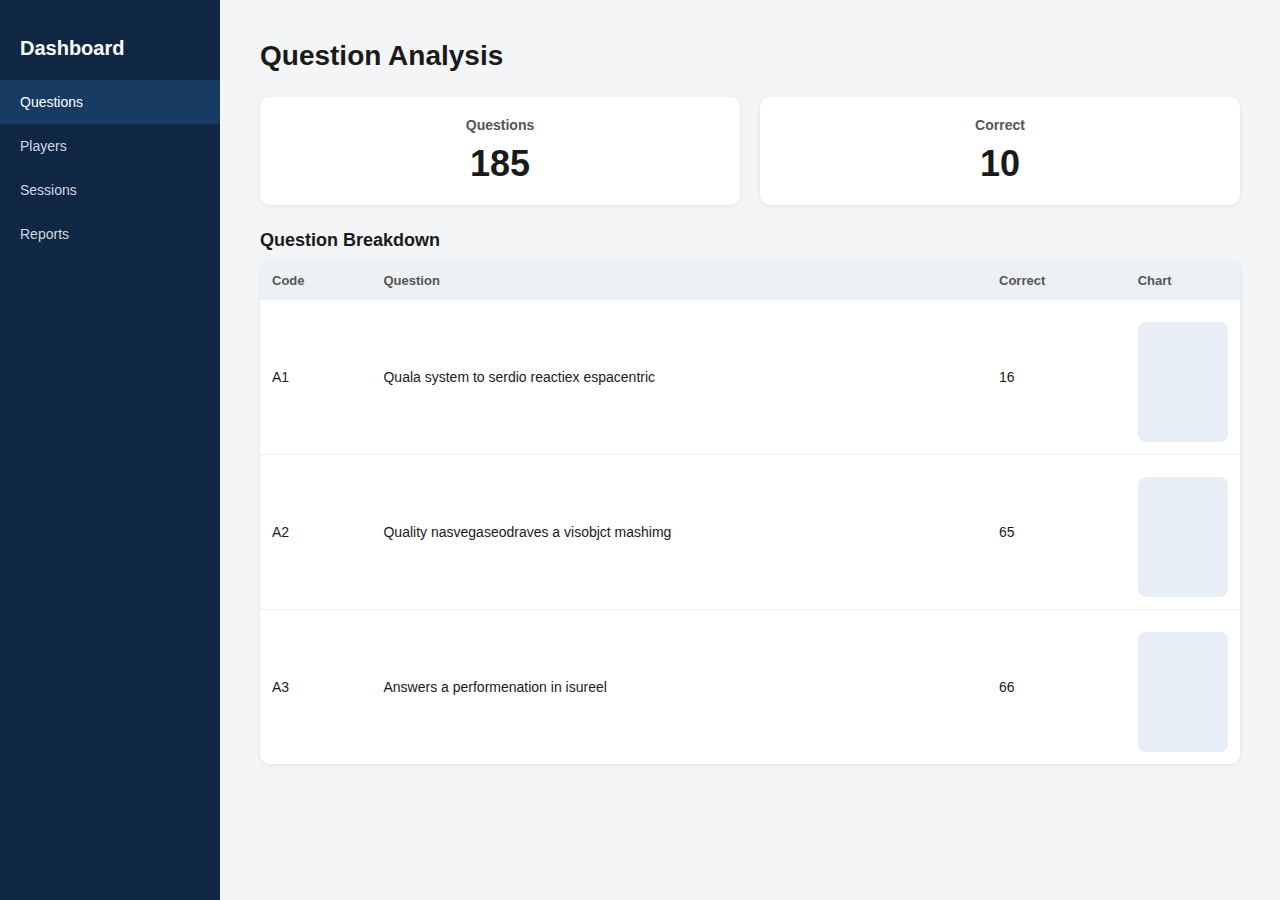
<file: index.html>
<!DOCTYPE html>
<html>
<head>
  <link rel="stylesheet" href="styles.css">
  <title>Question Analysis</title>
</head>

<body>
<div class="container">

  <div class="sidebar">
    <h2>Dashboard</h2>
    <a href="index.html" class="nav-item active">Questions</a>
    <a href="players.html" class="nav-item">Players</a>
    <a href="session.html" class="nav-item">Sessions</a>
    <a href="report.html" class="nav-item">Reports</a>
  </div>

  <div class="main">
    <h1>Question Analysis</h1>

    <div class="metrics">
      <div class="metric-card">
        <h3>Questions</h3>
        <div class="value">185</div>
      </div>

      <div class="metric-card">
        <h3>Correct</h3>
        <div class="value">10</div>
      </div>
    </div>

    <h2 class="section-title">Question Breakdown</h2>

    <table>
      <tr>
        <th>Code</th>
        <th>Question</th>
        <th>Correct</th>
        <th>Chart</th>
      </tr>

      <tr>
        <td>A1</td>
        <td>Quala system to serdio reactiex espacentric</td>
        <td>16</td>
        <td><div class="chart"></div></td>
      </tr>

      <tr>
        <td>A2</td>
        <td>Quality nasvegaseodraves a visobjct mashimg</td>
        <td>65</td>
        <td><div class="chart"></div></td>
      </tr>

      <tr>
        <td>A3</td>
        <td>Answers a performenation in isureel</td>
        <td>66</td>
        <td><div class="chart"></div></td>
      </tr>
    </table>

  </div>

</div>
</body>
</html>
</file>
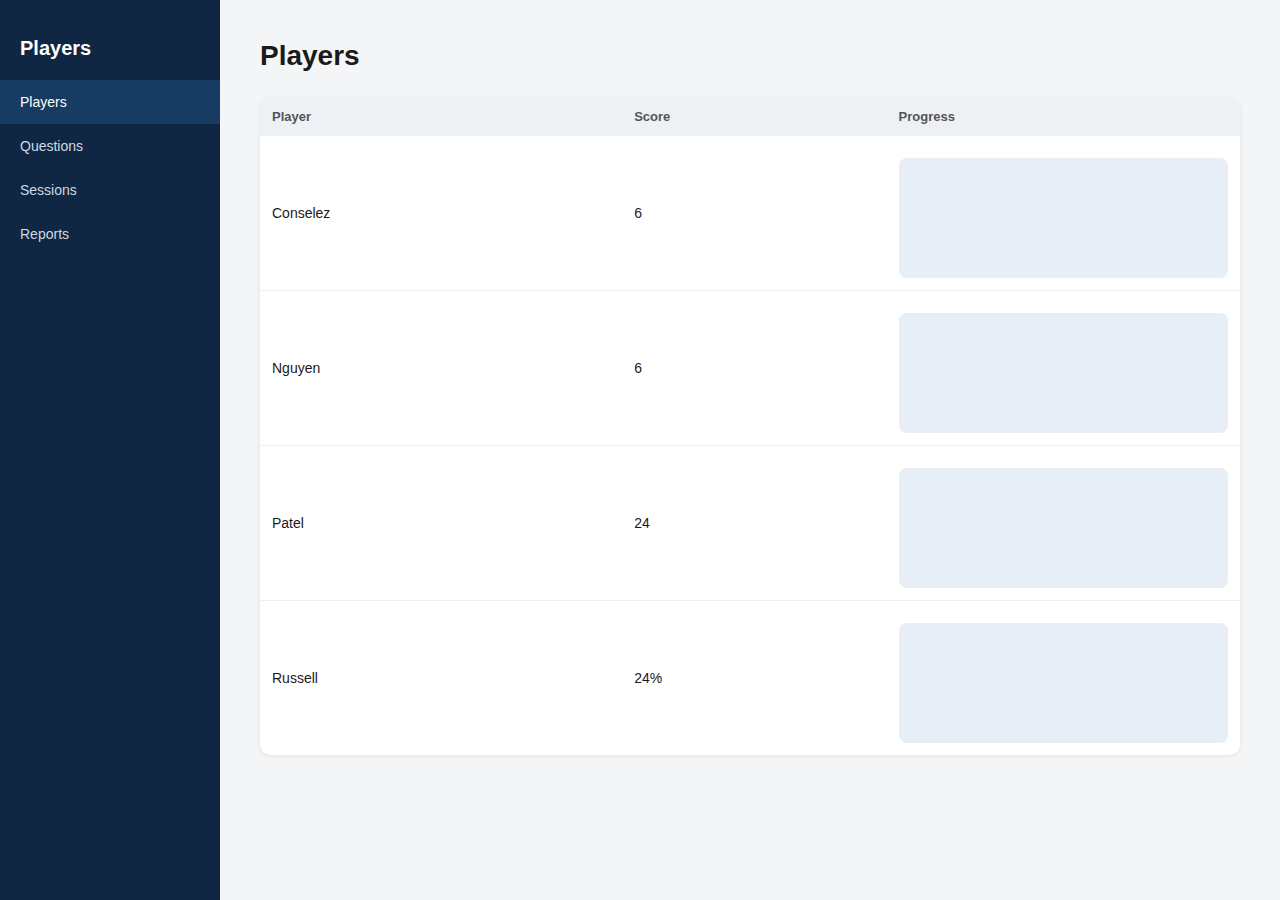
<file: players.html>
<!DOCTYPE html>
<html>
<head>
  <link rel="stylesheet" href="styles.css">
  <title>Players</title>
</head>

<body>
<div class="container">

  <div class="sidebar">
    <h2>Players</h2>
    <a href="players.html" class="nav-item active">Players</a>
    <a href="index.html" class="nav-item">Questions</a>
    <a href="session.html" class="nav-item">Sessions</a>
    <a href="report.html" class="nav-item">Reports</a>
  </div>

  <div class="main">
    <h1>Players</h1>

    <table>
      <tr>
        <th>Player</th>
        <th>Score</th>
        <th>Progress</th>
      </tr>

      <tr>
        <td>Conselez</td>
        <td>6</td>
        <td><div class="chart"></div></td>
      </tr>

      <tr>
        <td>Nguyen</td>
        <td>6</td>
        <td><div class="chart"></div></td>
      </tr>

      <tr>
        <td>Patel</td>
        <td>24</td>
        <td><div class="chart"></div></td>
      </tr>

      <tr>
        <td>Russell</td>
        <td>24%</td>
        <td><div class="chart"></div></td>
      </tr>

    </table>

  </div>

</div>
</body>
</html>
</file>
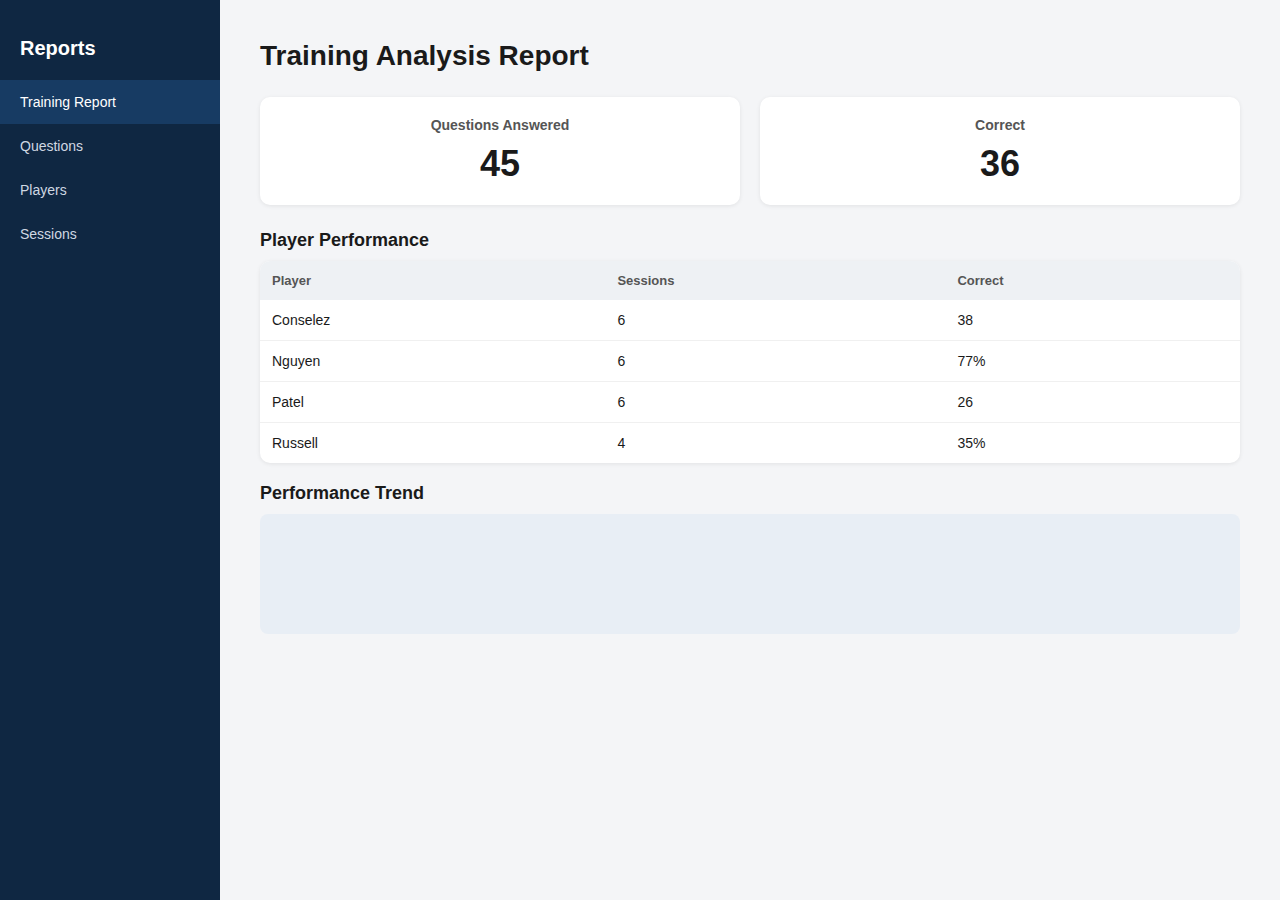
<file: report.html>
<!DOCTYPE html>
<html>
<head>
  <link rel="stylesheet" href="styles.css">
  <title>Training Analysis Report</title>
</head>

<body>
<div class="container">

  <div class="sidebar">
    <h2>Reports</h2>
    <a href="report.html" class="nav-item active">Training Report</a>
    <a href="index.html" class="nav-item">Questions</a>
    <a href="players.html" class="nav-item">Players</a>
    <a href="session.html" class="nav-item">Sessions</a>
  </div>

  <div class="main">
    <h1>Training Analysis Report</h1>

    <div class="metrics">
      <div class="metric-card">
        <h3>Questions Answered</h3>
        <div class="value">45</div>
      </div>

      <div class="metric-card">
        <h3>Correct</h3>
        <div class="value">36</div>
      </div>
    </div>

    <h2 class="section-title">Player Performance</h2>

    <table>
      <tr>
        <th>Player</th>
        <th>Sessions</th>
        <th>Correct</th>
      </tr>

      <tr><td>Conselez</td><td>6</td><td>38</td></tr>
      <tr><td>Nguyen</td><td>6</td><td>77%</td></tr>
      <tr><td>Patel</td><td>6</td><td>26</td></tr>
      <tr><td>Russell</td><td>4</td><td>35%</td></tr>
    </table>

    <h2 class="section-title">Performance Trend</h2>
    <div class="chart"></div>

  </div>

</div>
</body>
</html>
</file>
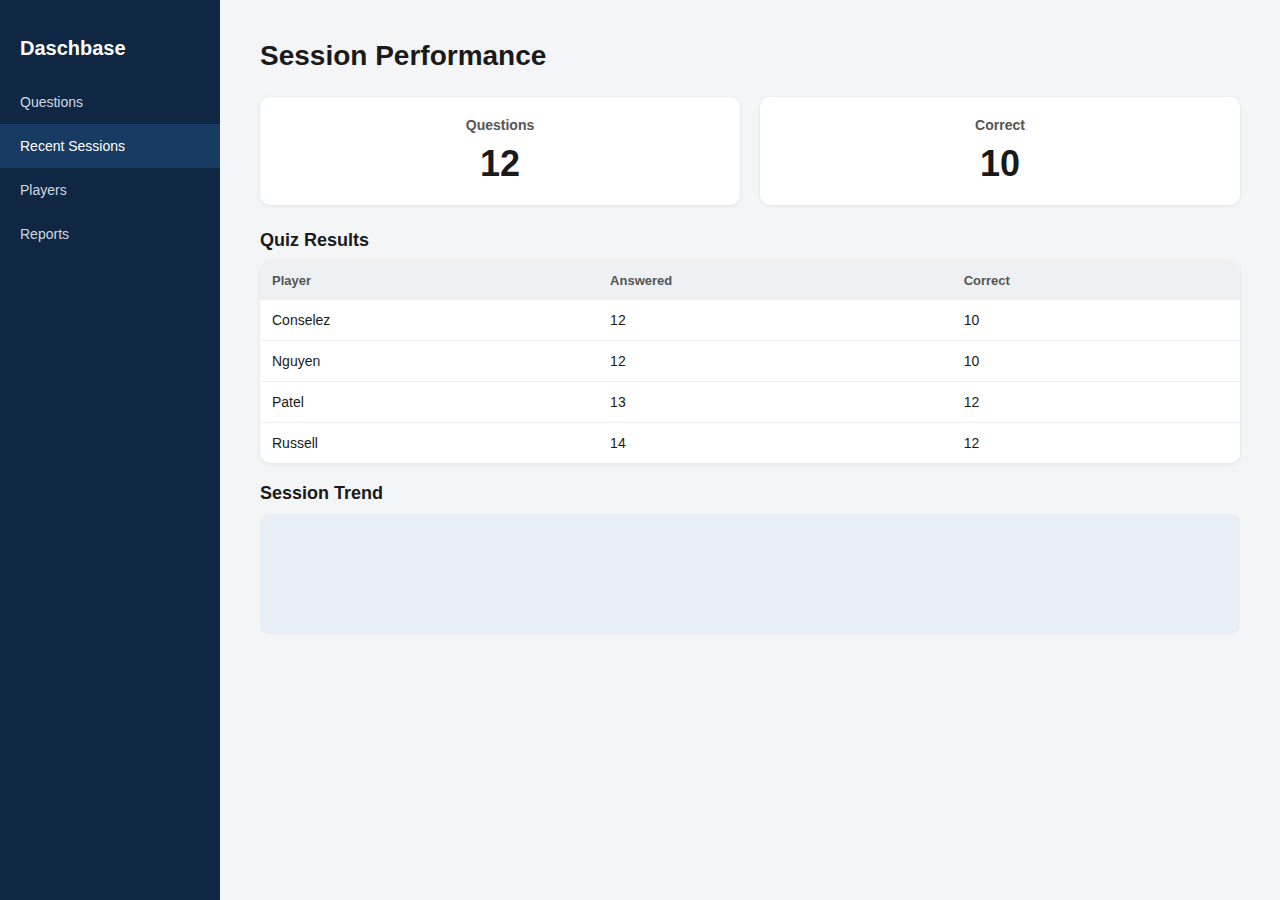
<file: sessions.html>
<!DOCTYPE html>
<html>
<head>
  <link rel="stylesheet" href="styles.css">
  <title>Session Performance</title>
</head>

<body>
<div class="container">

  <div class="sidebar">
    <h2>Daschbase</h2>
    <a href="index.html" class="nav-item">Questions</a>
    <a href="sessions.html" class="nav-item active">Recent Sessions</a>
    <a href="players.html" class="nav-item">Players</a>
    <a href="report.html" class="nav-item">Reports</a>
  </div>

  <div class="main">
    <h1>Session Performance</h1>

    <div class="metrics">
      <div class="metric-card">
        <h3>Questions</h3>
        <div class="value">12</div>
      </div>

      <div class="metric-card">
        <h3>Correct</h3>
        <div class="value">10</div>
      </div>
    </div>

    <h2 class="section-title">Quiz Results</h2>
    <table>
      <tr>
        <th>Player</th>
        <th>Answered</th>
        <th>Correct</th>
      </tr>

      <tr><td>Conselez</td><td>12</td><td>10</td></tr>
      <tr><td>Nguyen</td><td>12</td><td>10</td></tr>
      <tr><td>Patel</td><td>13</td><td>12</td></tr>
      <tr><td>Russell</td><td>14</td><td>12</td></tr>
    </table>

    <h2 class="section-title">Session Trend</h2>
    <div class="chart"></div>

  </div>

</div>
</body>
</html>
</file>
<file: styles.css>
/* GLOBAL */
body {
  margin: 0;
  padding: 0;
  font-family: "Inter", Arial, sans-serif;
  background: #f4f5f7;
  color: #1a1a1a;
}

.container {
  display: flex;
  height: 100vh;
  width: 100vw;
}

/* SIDEBAR */
.sidebar {
  width: 220px;
  background: #0f2742;
  color: white;
  padding-top: 20px;
  display: flex;
  flex-direction: column;
}

.sidebar h2 {
  padding-left: 20px;
  font-size: 20px;
  margin-bottom: 20px;
}

.nav-item {
  padding: 14px 20px;
  font-size: 14px;
  color: #d0d8e2;
  cursor: pointer;
  text-decoration: none;
}

.nav-item:hover,
.nav-item.active {
  background: #173b63;
  color: #ffffff;
}

/* MAIN CONTENT */
.main {
  flex: 1;
  padding: 40px;
  overflow-y: auto;
}

.main h1 {
  margin-top: 0;
  font-size: 28px;
  margin-bottom: 25px;
}

.section-title {
  font-size: 18px;
  font-weight: 600;
  margin: 20px 0 10px;
}

/* METRIC CARDS */
.metrics {
  display: flex;
  gap: 20px;
  margin-bottom: 25px;
}

.metric-card {
  flex: 1;
  background: white;
  border-radius: 10px;
  padding: 20px;
  box-shadow: 0 1px 4px rgba(0,0,0,0.08);
  text-align: center;
}

.metric-card h3 {
  margin: 0;
  font-size: 14px;
  color: #555;
}

.metric-card .value {
  font-size: 36px;
  font-weight: bold;
  margin-top: 10px;
}

/* TABLES */
table {
  width: 100%;
  border-collapse: collapse;
  background: white;
  border-radius: 10px;
  overflow: hidden;
  box-shadow: 0 1px 4px rgba(0,0,0,0.08);
}

table th {
  background: #eef1f4;
  padding: 12px;
  text-align: left;
  font-size: 13px;
  color: #555;
}

table td {
  padding: 12px;
  font-size: 14px;
  border-bottom: 1px solid #f0f0f0;
}

table tr:last-child td {
  border-bottom: none;
}

/* PLACEHOLDER CHARTS */
.chart {
  width: 100%;
  height: 120px;
  background: #e8eef5;
  border-radius: 8px;
  margin-top: 10px;
}
</file>
